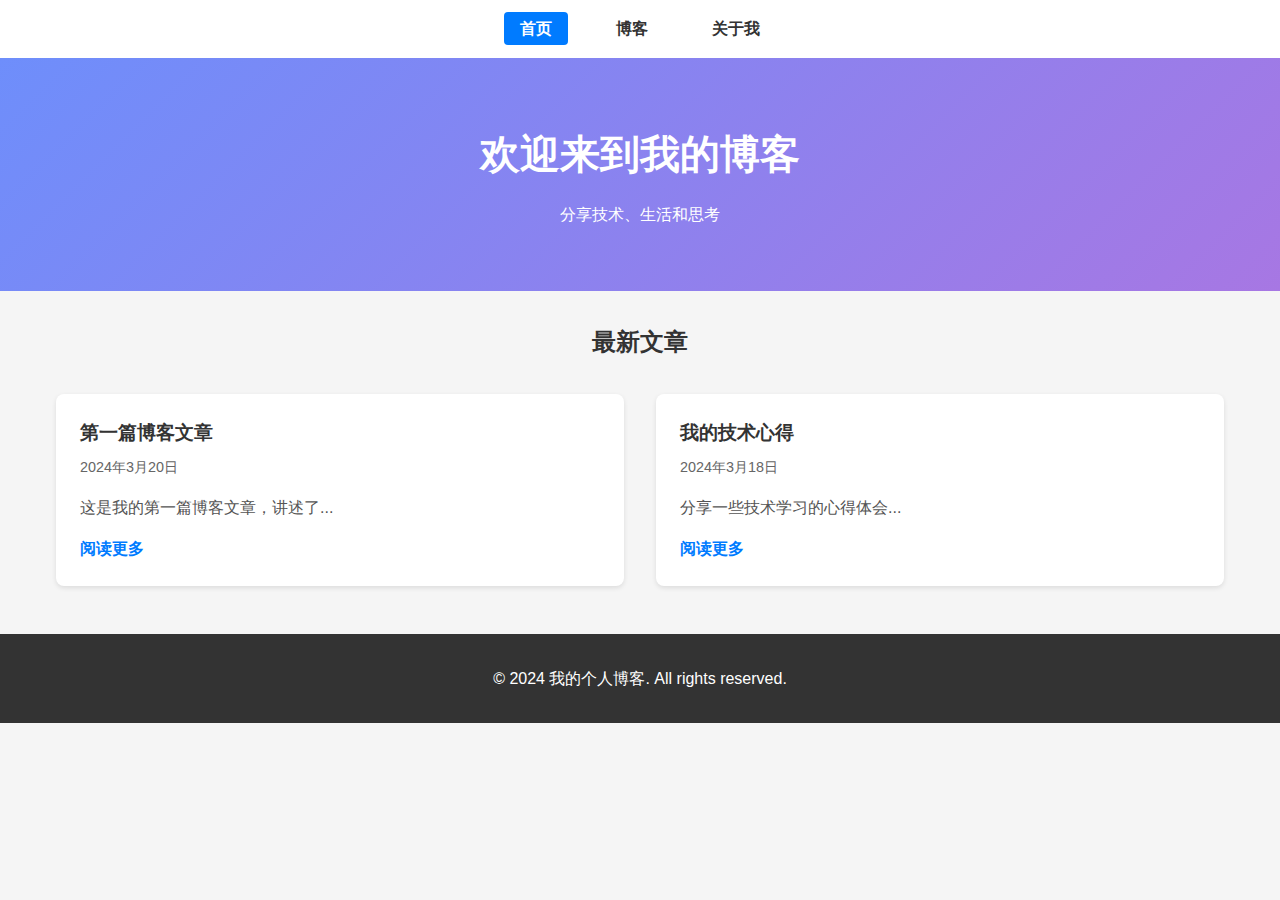
<file: index.html>
<!DOCTYPE html>
<html lang="zh">
<head>
    <meta charset="UTF-8">
    <meta name="viewport" content="width=device-width, initial-scale=1.0">
    <title>我的个人博客</title>
    <link rel="stylesheet" href="styles.css">
</head>
<body>
    <header>
        <nav>
            <ul>
                <li><a href="index.html" class="active">首页</a></li>
                <li><a href="blog.html">博客</a></li>
                <li><a href="about.html">关于我</a></li>
            </ul>
        </nav>
        <div class="hero">
            <h1>欢迎来到我的博客</h1>
            <p>分享技术、生活和思考</p>
        </div>
    </header>

    <main>
        <section class="featured-posts">
            <h2>最新文章</h2>
            <div class="post-grid">
                <article class="post-card">
                    <h3>第一篇博客文章</h3>
                    <p class="post-date">2024年3月20日</p>
                    <p class="post-excerpt">这是我的第一篇博客文章，讲述了...</p>
                    <a href="#" class="read-more">阅读更多</a>
                </article>
                <article class="post-card">
                    <h3>我的技术心得</h3>
                    <p class="post-date">2024年3月18日</p>
                    <p class="post-excerpt">分享一些技术学习的心得体会...</p>
                    <a href="#" class="read-more">阅读更多</a>
                </article>
            </div>
        </section>
    </main>

    <footer>
        <p>&copy; 2024 我的个人博客. All rights reserved.</p>
    </footer>
</body>
</html>
</file>
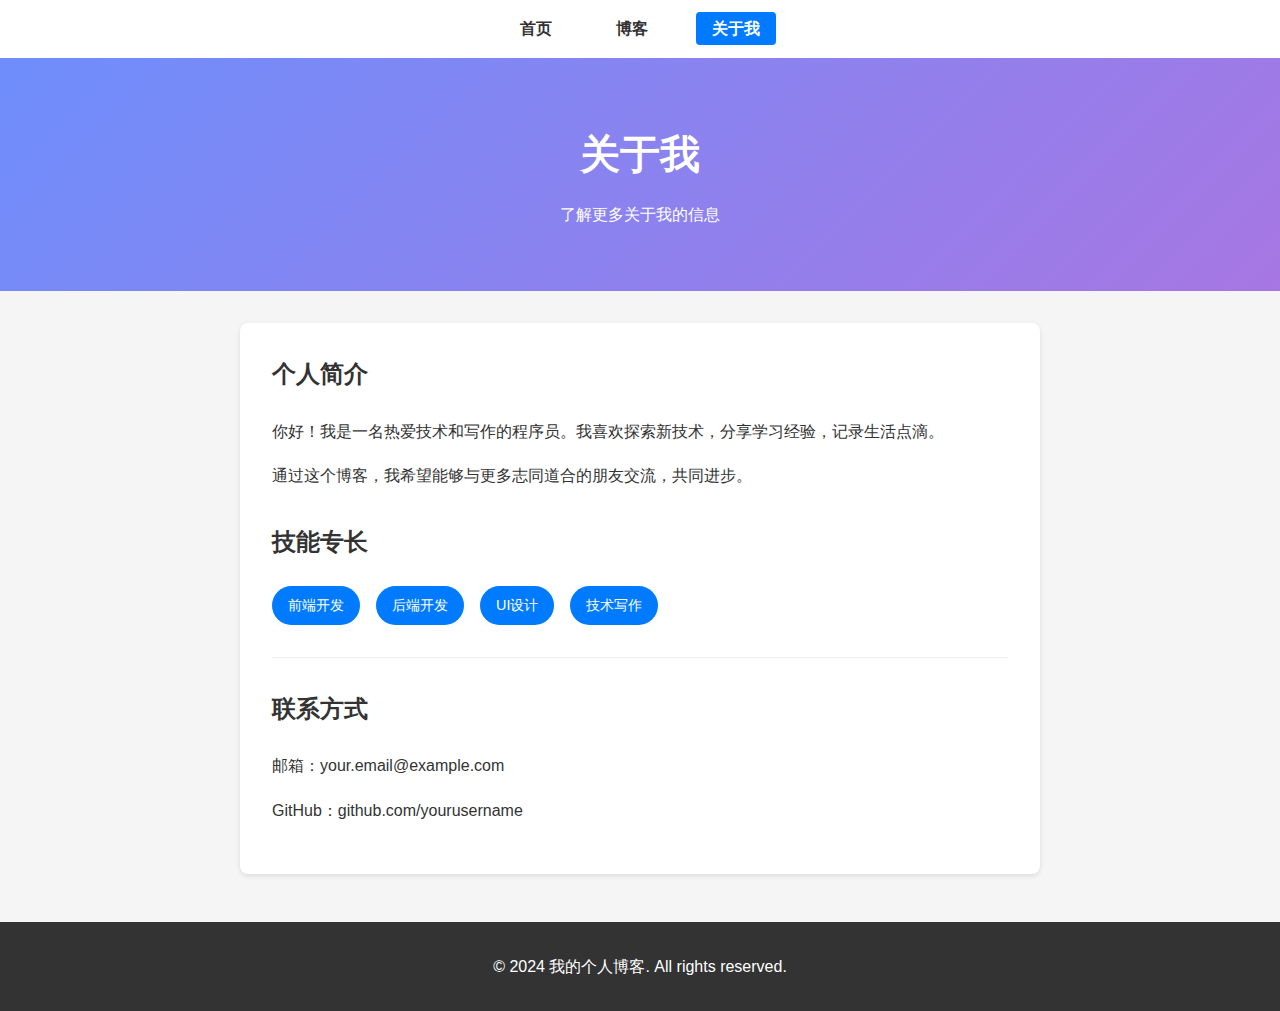
<file: about.html>
<!DOCTYPE html>
<html lang="zh">
<head>
    <meta charset="UTF-8">
    <meta name="viewport" content="width=device-width, initial-scale=1.0">
    <title>关于我 - 我的个人博客</title>
    <link rel="stylesheet" href="styles.css">
    <style>
        .about-content {
            max-width: 800px;
            margin: 2rem auto;
            padding: 2rem;
            background: white;
            border-radius: 8px;
            box-shadow: 0 2px 5px rgba(0,0,0,0.1);
        }

        .about-content h2 {
            color: #333;
            margin-bottom: 1.5rem;
        }

        .about-content p {
            margin-bottom: 1rem;
            line-height: 1.8;
        }

        .skills {
            margin-top: 2rem;
        }

        .skills ul {
            list-style: none;
            display: flex;
            flex-wrap: wrap;
            gap: 1rem;
        }

        .skills li {
            background: #007bff;
            color: white;
            padding: 0.5rem 1rem;
            border-radius: 20px;
            font-size: 0.9rem;
        }

        .contact {
            margin-top: 2rem;
            padding-top: 2rem;
            border-top: 1px solid #eee;
        }
    </style>
</head>
<body>
    <header>
        <nav>
            <ul>
                <li><a href="index.html">首页</a></li>
                <li><a href="blog.html">博客</a></li>
                <li><a href="about.html" class="active">关于我</a></li>
            </ul>
        </nav>
        <div class="hero">
            <h1>关于我</h1>
            <p>了解更多关于我的信息</p>
        </div>
    </header>

    <main>
        <section class="about-content">
            <h2>个人简介</h2>
            <p>你好！我是一名热爱技术和写作的程序员。我喜欢探索新技术，分享学习经验，记录生活点滴。</p>
            <p>通过这个博客，我希望能够与更多志同道合的朋友交流，共同进步。</p>

            <div class="skills">
                <h2>技能专长</h2>
                <ul>
                    <li>前端开发</li>
                    <li>后端开发</li>
                    <li>UI设计</li>
                    <li>技术写作</li>
                </ul>
            </div>

            <div class="contact">
                <h2>联系方式</h2>
                <p>邮箱：your.email@example.com</p>
                <p>GitHub：github.com/yourusername</p>
            </div>
        </section>
    </main>

    <footer>
        <p>&copy; 2024 我的个人博客. All rights reserved.</p>
    </footer>
</body>
</html>
</file>
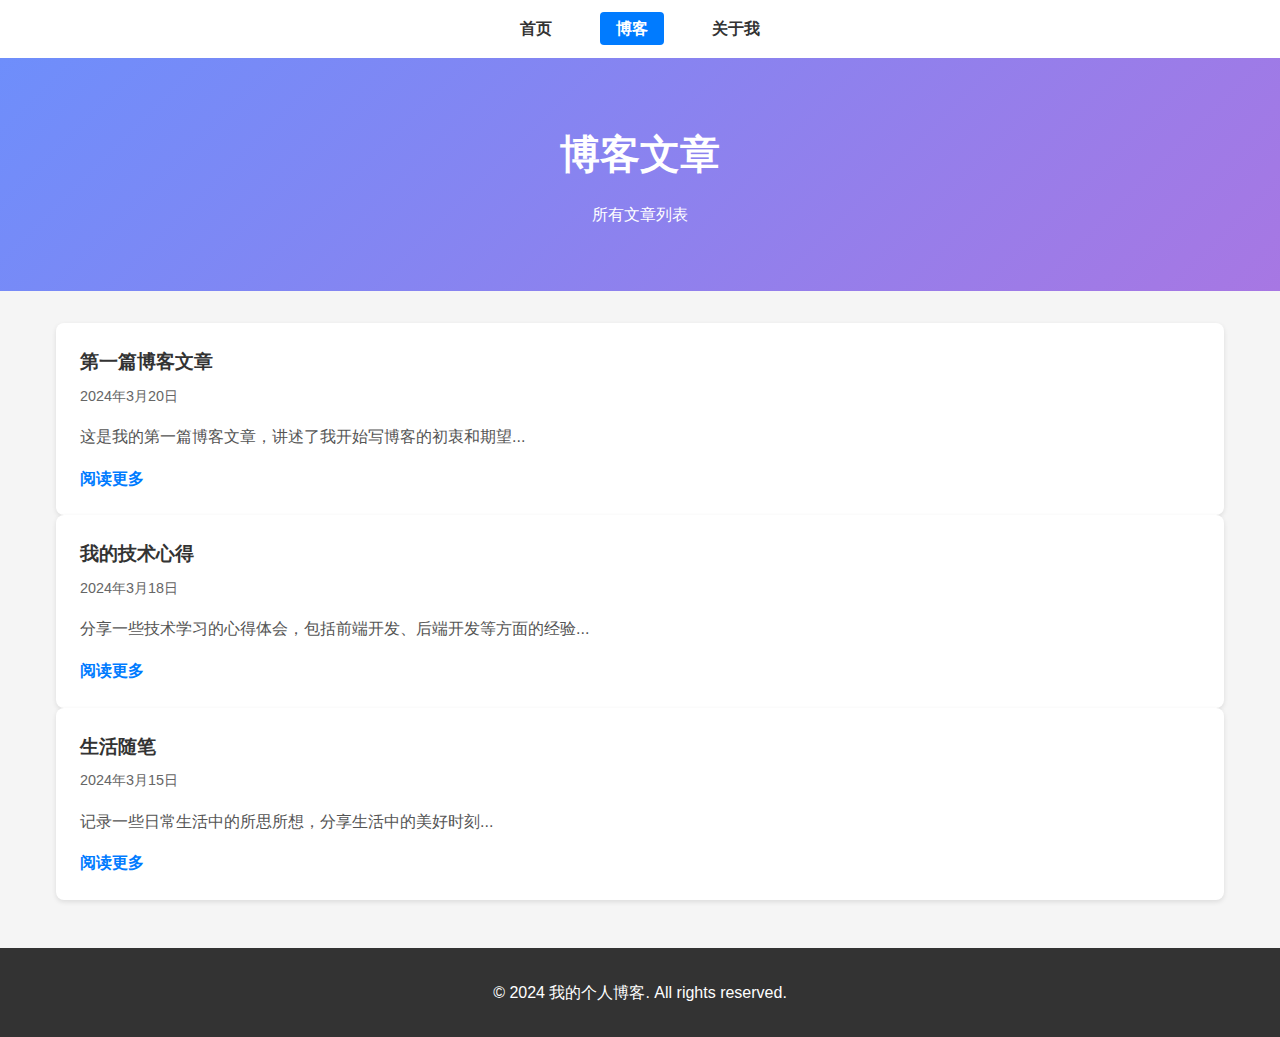
<file: blog.html>
<!DOCTYPE html>
<html lang="zh">
<head>
    <meta charset="UTF-8">
    <meta name="viewport" content="width=device-width, initial-scale=1.0">
    <title>博客文章 - 我的个人博客</title>
    <link rel="stylesheet" href="styles.css">
</head>
<body>
    <header>
        <nav>
            <ul>
                <li><a href="index.html">首页</a></li>
                <li><a href="blog.html" class="active">博客</a></li>
                <li><a href="about.html">关于我</a></li>
            </ul>
        </nav>
        <div class="hero">
            <h1>博客文章</h1>
            <p>所有文章列表</p>
        </div>
    </header>

    <main>
        <section class="blog-list">
            <article class="post-card">
                <h3>第一篇博客文章</h3>
                <p class="post-date">2024年3月20日</p>
                <p class="post-excerpt">这是我的第一篇博客文章，讲述了我开始写博客的初衷和期望...</p>
                <a href="#" class="read-more">阅读更多</a>
            </article>

            <article class="post-card">
                <h3>我的技术心得</h3>
                <p class="post-date">2024年3月18日</p>
                <p class="post-excerpt">分享一些技术学习的心得体会，包括前端开发、后端开发等方面的经验...</p>
                <a href="#" class="read-more">阅读更多</a>
            </article>

            <article class="post-card">
                <h3>生活随笔</h3>
                <p class="post-date">2024年3月15日</p>
                <p class="post-excerpt">记录一些日常生活中的所思所想，分享生活中的美好时刻...</p>
                <a href="#" class="read-more">阅读更多</a>
            </article>
        </section>
    </main>

    <footer>
        <p>&copy; 2024 我的个人博客. All rights reserved.</p>
    </footer>
</body>
</html>
</file>
<file: styles.css>
/* 全局样式重置 */
* {
    margin: 0;
    padding: 0;
    box-sizing: border-box;
}

body {
    font-family: 'Microsoft YaHei', sans-serif;
    line-height: 1.6;
    color: #333;
    background-color: #f5f5f5;
}

/* 导航栏样式 */
nav {
    background-color: #fff;
    box-shadow: 0 2px 5px rgba(0,0,0,0.1);
    padding: 1rem 0;
}

nav ul {
    list-style: none;
    display: flex;
    justify-content: center;
    gap: 2rem;
}

nav a {
    text-decoration: none;
    color: #333;
    font-weight: bold;
    padding: 0.5rem 1rem;
    border-radius: 4px;
    transition: all 0.3s ease;
}

nav a:hover, nav a.active {
    background-color: #007bff;
    color: #fff;
}

/* 头部区域样式 */
.hero {
    text-align: center;
    padding: 4rem 2rem;
    background: linear-gradient(135deg, #6e8efb, #a777e3);
    color: white;
}

.hero h1 {
    font-size: 2.5rem;
    margin-bottom: 1rem;
}

/* 主要内容区域样式 */
main {
    max-width: 1200px;
    margin: 2rem auto;
    padding: 0 1rem;
}

.featured-posts h2 {
    text-align: center;
    margin-bottom: 2rem;
    color: #333;
}

.post-grid {
    display: grid;
    grid-template-columns: repeat(auto-fit, minmax(300px, 1fr));
    gap: 2rem;
}

.post-card {
    background: white;
    padding: 1.5rem;
    border-radius: 8px;
    box-shadow: 0 2px 5px rgba(0,0,0,0.1);
    transition: transform 0.3s ease;
}

.post-card:hover {
    transform: translateY(-5px);
}

.post-card h3 {
    color: #333;
    margin-bottom: 0.5rem;
}

.post-date {
    color: #666;
    font-size: 0.9rem;
    margin-bottom: 1rem;
}

.post-excerpt {
    color: #555;
    margin-bottom: 1rem;
}

.read-more {
    display: inline-block;
    color: #007bff;
    text-decoration: none;
    font-weight: bold;
}

.read-more:hover {
    text-decoration: underline;
}

/* 页脚样式 */
footer {
    text-align: center;
    padding: 2rem;
    background: #333;
    color: white;
    margin-top: 3rem;
}

/* 响应式设计 */
@media (max-width: 768px) {
    .hero h1 {
        font-size: 2rem;
    }
    
    nav ul {
        flex-direction: column;
        align-items: center;
        gap: 1rem;
    }
}
</file>
